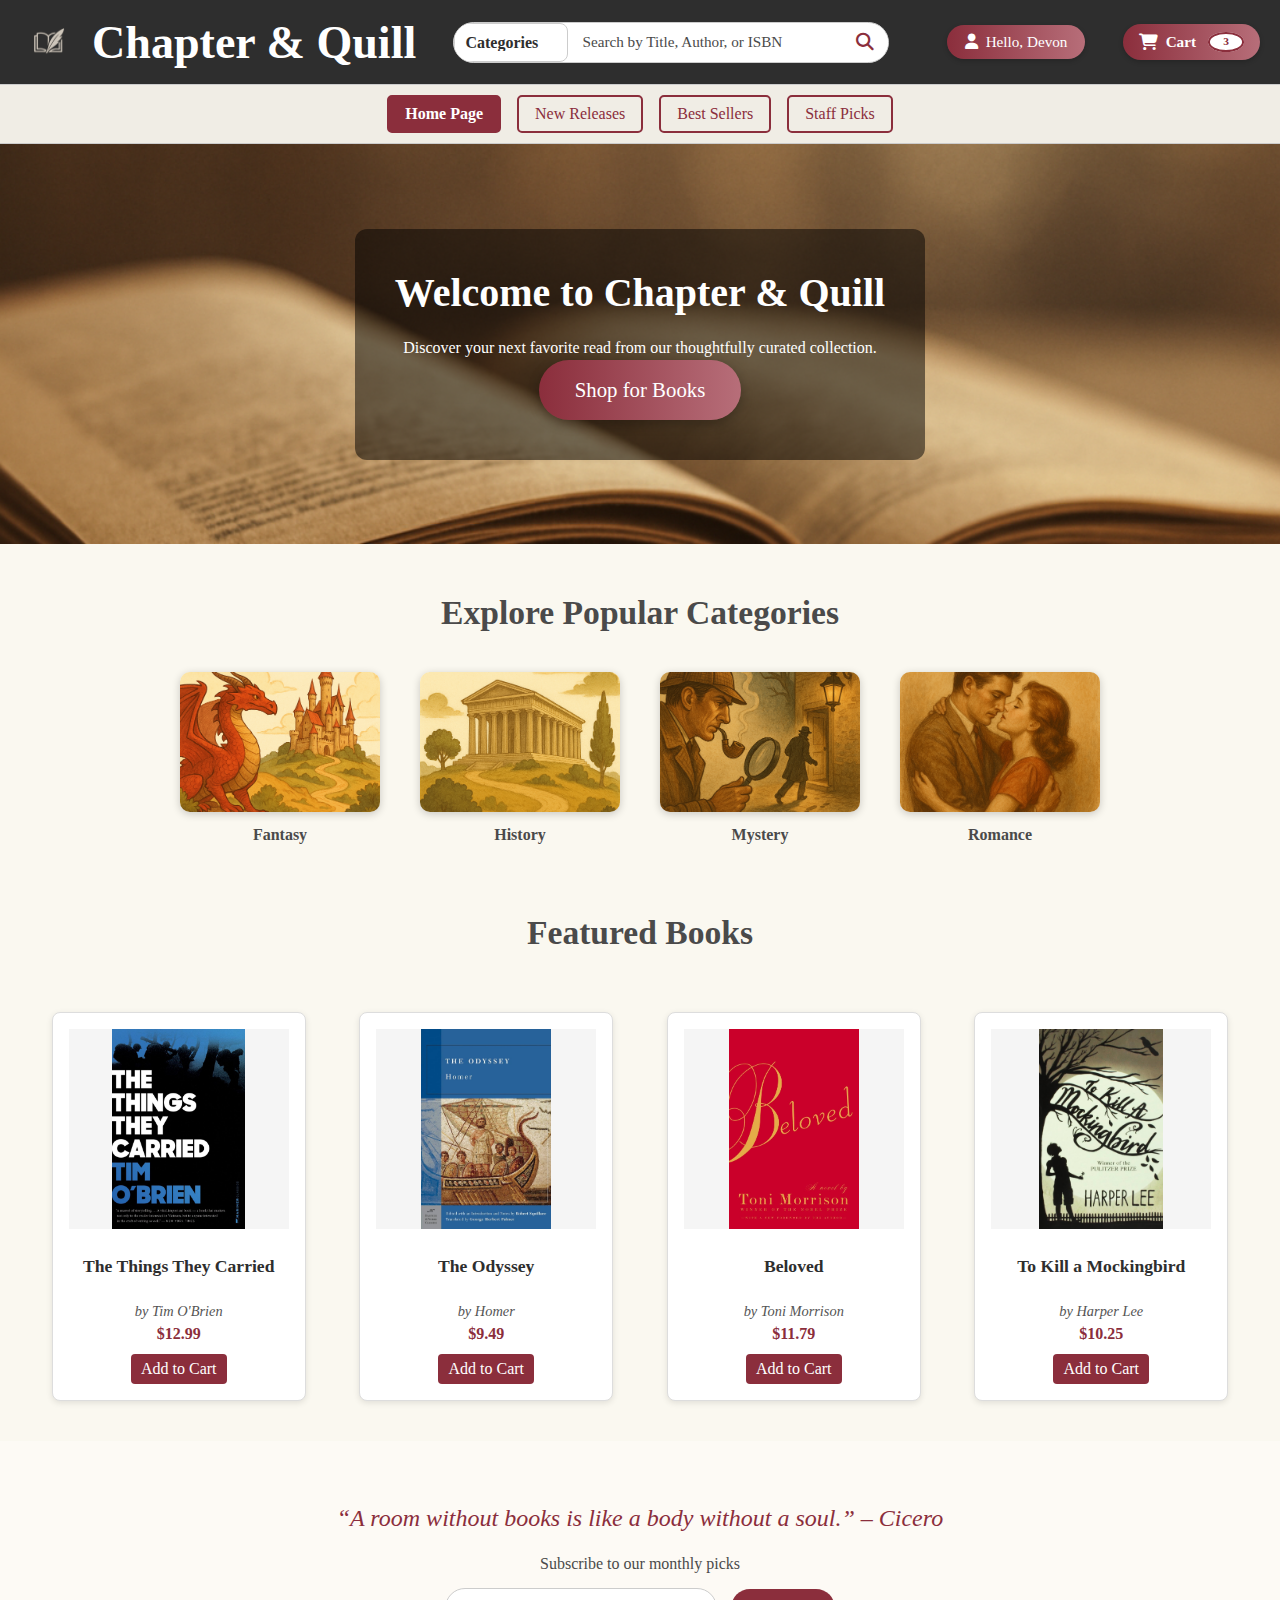
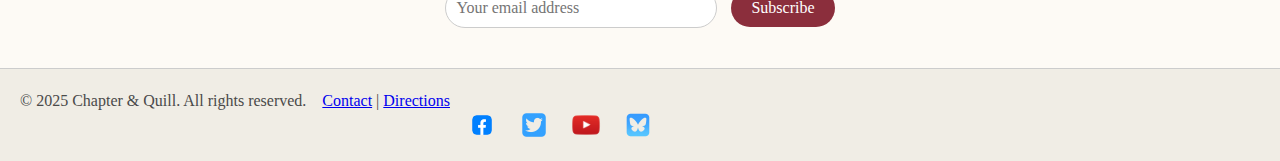
<file: index.html>
<!DOCTYPE html>
<html lang="en">
<head>
  <meta charset="utf-8" />
  <title>Chapter &amp; Quill - Welcome</title>
  <link href="css/style.css" rel="stylesheet" />
  <link href="https://cdnjs.cloudflare.com/ajax/libs/font-awesome/6.5.0/css/all.min.css" rel="stylesheet" />
  <style>
    .hero {
      background: url('images/site/hero_book.png') no-repeat center center/cover;
      height: 400px;
      display: flex;
      align-items: center;
      justify-content: center;
      text-align: center;
      color: white;
      font-family: Georgia, serif;
      position: relative;
    }

    .hero-overlay {
      background: rgba(0, 0, 0, 0.5);
      padding: 40px;
      border-radius: 12px;
    }

    .hero h1 {
      font-size: 2.5em;
      margin-bottom: 20px;
    }

    .cta-button {
      background: linear-gradient(to right, #8B2E3C, #B76E79);
      color: white;
      padding: 18px 36px;
      font-size: 1.3em;
      border: none;
      border-radius: 40px;
      cursor: pointer;
      font-family: Georgia, serif;
      transition: background 0.3s, transform 0.2s;
      box-shadow: 0 4px 12px rgba(0, 0, 0, 0.25);
    }

    .cta-button:hover {
      background: linear-gradient(to right, #B76E79, #8B2E3C);
      transform: scale(1.05);
    }

    .section-heading {
      text-align: center;
      font-size: 2.1em;
      margin: 50px 0 20px;
      font-family: Georgia, serif;
    }

    .image-grid {
      display: flex;
      justify-content: center;
      gap: 40px;
      flex-wrap: wrap;
      padding: 20px 40px;
    }

    .image-box {
      width: 200px;
      text-align: center;
      font-family: Georgia, serif;
    }

    .image-box img {
      width: 100%;
      height: 140px;
      object-fit: cover;
      border-radius: 10px;
      box-shadow: 0 2px 8px rgba(0, 0, 0, 0.2);
    }

    .image-box span {
      display: block;
      margin-top: 10px;
      font-weight: bold;
      color: #4A4A4A;
    }

    html, body {
      height: 100%;
      margin: 0;
      display: flex;
      flex-direction: column;
    }

    main {
      flex: 1;
    }

    .social-icons {
      display: flex;
      justify-content: center;
      align-items: center;
      gap: 20px;
      margin-top: 20px;
    }

    .social-icons a {
      display: inline-block;
      width: 32px;
      height: 32px;
    }

    .social-icons img {
      width: 100%;
      height: 100%;
      object-fit: contain;
      display: block;
    }
  </style>
</head>
<body>
  <main>
    <header>
      <div class="logo" style="display:flex; align-items:center; gap:12px;">
        <img alt="Logo" src="images/site/logo.png" style="height:60px;" />
        <span style="font-size:1.8em;">Chapter &amp; Quill</span>
      </div>

      <div class="search-box">
        <form action="category.html" method="get" class="category-select">
          <select name="category" required onchange="this.form.submit()">
            <option value="" selected disabled hidden>Categories</option>
            <option value="Fantasy">Fantasy</option>
            <option value="History">History</option>
            <option value="Mystery">Mystery</option>
            <option value="Romance">Romance</option>
            <option value="New Releases">New Releases</option>
            <option value="Best Sellers">Best Sellers</option>
            <option value="Staff Picks">Staff Picks</option>
          </select>
        </form>

        <input placeholder="Search by Title, Author, or ISBN" type="text" />
        <button class="search-button">
          <i class="fas fa-search"></i>
        </button>
      </div>

      <div class="auth-button">
        <button>
          <i class="fas fa-user"></i>
          Hello, Devon
        </button>
      </div>

      <div class="cart-button">
        <i class="fas fa-shopping-cart"></i>
        <span class="cart-label">Cart</span>
        <span class="cart-count">3</span>
      </div>

      <input id="hamburger-toggle" type="checkbox" />
      <label class="hamburger" for="hamburger-toggle">
        <i class="fas fa-bars"></i>
      </label>

      <div class="hamburger-menu">
        <ul>
          <li><a href="index.html">Home</a></li>
          <li><a href="category.html">Categories</a></li>
          <li><a href="#">Contact</a></li>
          <li><a href="#">Account</a></li>
        </ul>
      </div>
    </header>

    <nav class="category-nav">
      <button class="category-button active">Home Page</button>
      <button class="category-button">New Releases</button>
      <button class="category-button">Best Sellers</button>
      <button class="category-button">Staff Picks</button>
    </nav>

    <section class="hero">
      <div class="hero-overlay">
        <h1>Welcome to Chapter &amp; Quill</h1>
        <p>Discover your next favorite read from our thoughtfully curated collection.</p>
        <button class="cta-button" onclick="location.href='category.html'">Shop for Books</button>
      </div>
    </section>

    <h2 class="section-heading">Explore Popular Categories</h2>
    <div class="image-grid">
      <div class="image-box">
        <img alt="Fantasy" src="images/categories/Fantasy.png" />
        <span>Fantasy</span>
      </div>
      <div class="image-box">
        <img alt="History" src="images/categories/History.png" />
        <span>History</span>
      </div>
      <div class="image-box">
        <img alt="Mystery" src="images/categories/Mystery.png" />
        <span>Mystery</span>
      </div>
      <div class="image-box">
        <img alt="Romance" src="images/categories/Romance.png" />
        <span>Romance</span>
      </div>
    </div>

    <h2 class="section-heading">Featured Books</h2>
    <div class="book-grid">
      <div class="book-box">
        <img alt="Book 1" src="images/books/Things_They_Carried.jpg" />
        <h4>The Things They Carried</h4>
        <p>by Tim O'Brien</p>
        <p class="price">$12.99</p>
        <button class="btn add-cart">Add to Cart</button>
      </div>
      <div class="book-box">
        <img alt="Book 2" src="images/books/Oddessy.jpg" />
        <h4>The Odyssey</h4>
        <p>by Homer</p>
        <p class="price">$9.49</p>
        <button class="btn add-cart">Add to Cart</button>
      </div>
      <div class="book-box">
        <img alt="Book 3" src="images/books/Beloved.jpg" />
        <h4>Beloved</h4>
        <p>by Toni Morrison</p>
        <p class="price">$11.79</p>
        <button class="btn add-cart">Add to Cart</button>
      </div>
      <div class="book-box">
        <img alt="Book 4" src="images/books/To_Kill_A_Mockinbird.jpg" />
        <h4>To Kill a Mockingbird</h4>
        <p>by Harper Lee</p>
        <p class="price">$10.25</p>
        <button class="btn add-cart">Add to Cart</button>
      </div>
    </div>

    <section style="text-align:center; padding:40px 20px; background:#fdfaf5; font-family:Georgia, serif;">
      <blockquote style="font-size:1.5em; font-style:italic; color:#8B2E3C; margin-bottom:20px;">
        “A room without books is like a body without a soul.” – Cicero
      </blockquote>
      <p style="margin-bottom:12px; font-size:1em;">Subscribe to our monthly picks</p>
      <input placeholder="Your email address" type="email" style="padding:10px; width:250px; border-radius:25px; border:1px solid #ccc;" />
      <button style="padding:10px 20px; border:none; border-radius:25px; background:#8B2E3C; color:white; margin-left:10px;">Subscribe</button>
    </section>
  </main>

  <footer style="background:#f0ede5; text-align:center; padding:20px; font-family:Georgia, serif; border-top:1px solid #ccc;">
    <p>&copy; 2025 Chapter &amp; Quill. All rights reserved.</p>
    <p>
      <a href="contact_page.html">Contact</a> |
      <a href="directions_page.html">Directions</a>
    </p>
    <div class="social-icons">
      <a href="https://www.facebook.com" target="_blank">
        <img src="images/social/Facebook.png" alt="Facebook" />
      </a>
      <a href="https://www.twitter.com" target="_blank">
        <img src="images/social/Twitter.png" alt="Twitter" />
      </a>
      <a href="https://www.youtube.com" target="_blank">
        <img src="images/social/YouTube.png" alt="YouTube" />
      </a>
      <a href="https://bsky.app" target="_blank">
        <img src="images/social/Bluesky.png" alt="Bluesky" />
      </a>
    </div>
  </footer>
</body>
</html>
</file>
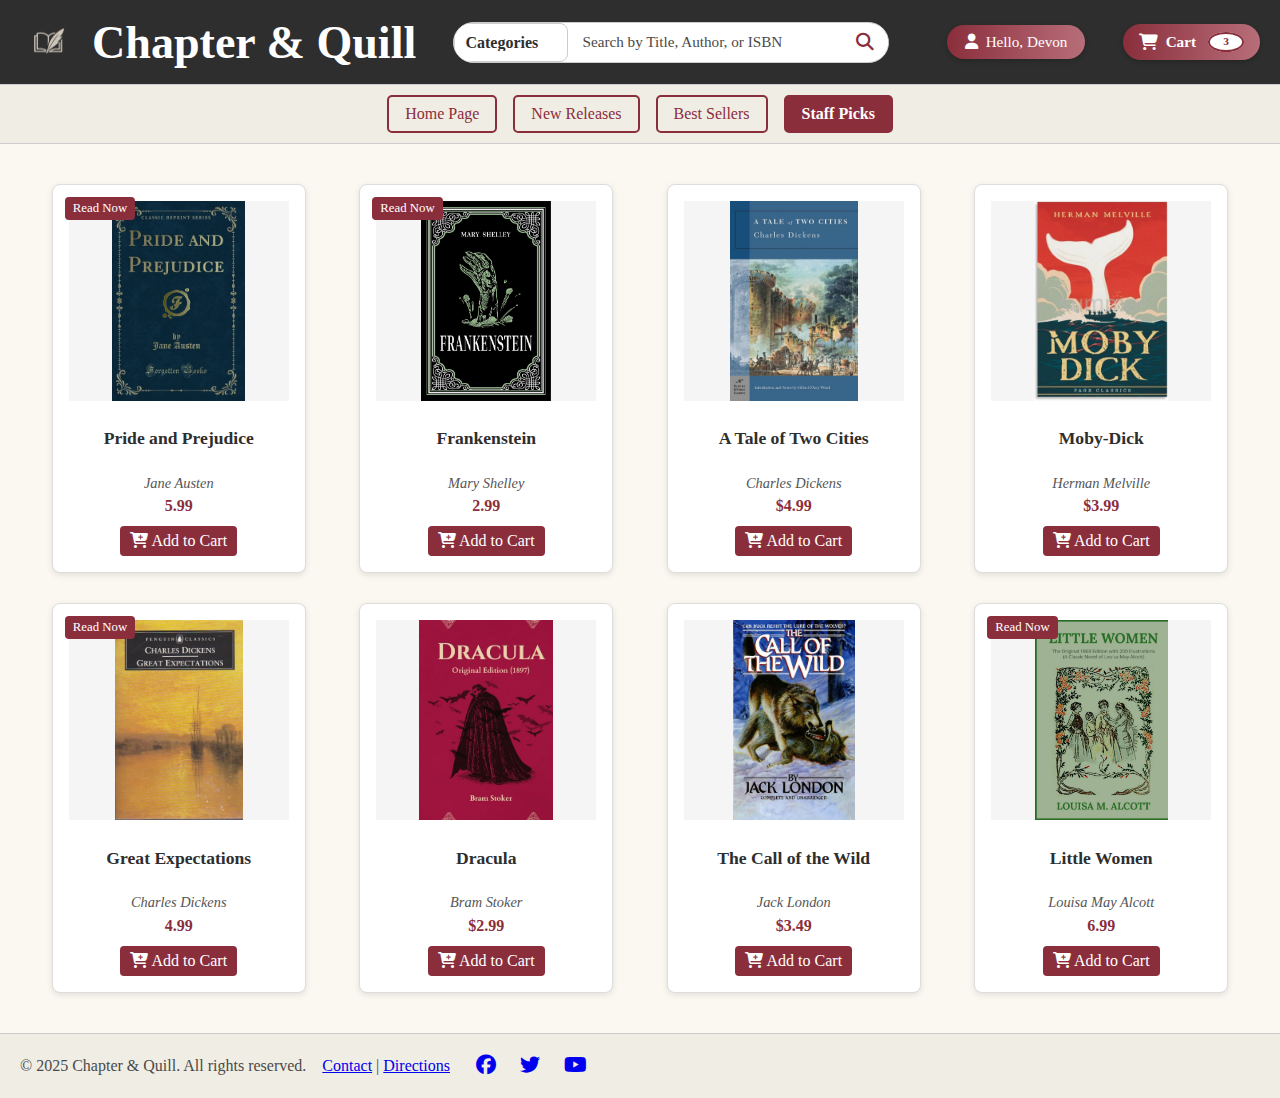
<file: category.html>
<!DOCTYPE html>
<html lang="en">
<head>
  <meta charset="utf-8" />
  <title>Chapter &amp; Quill - Staff Picks</title>
  <link href="css/style.css" rel="stylesheet" />
  <link href="https://cdnjs.cloudflare.com/ajax/libs/font-awesome/6.5.0/css/all.min.css" rel="stylesheet" />
</head>
<body>
  <header>
      <div class="logo" style="display:flex; align-items:center; gap:12px;">
        <img alt="Logo" src="images/site/logo.png" style="height:60px;" />
        <span style="font-size:1.8em;">Chapter &amp; Quill</span>
      </div>

      <div class="search-box">
        <form action="category.html" method="get" class="category-select">
          <select name="category" required onchange="this.form.submit()">
            <option value="" selected disabled hidden>Categories</option>
            <option value="Fantasy">Fantasy</option>
            <option value="History">History</option>
            <option value="Mystery">Mystery</option>
            <option value="Romance">Romance</option>
            <option value="New Releases">New Releases</option>
            <option value="Best Sellers">Best Sellers</option>
            <option value="Staff Picks">Staff Picks</option>
          </select>
        </form>

        <input placeholder="Search by Title, Author, or ISBN" type="text" />
        <button class="search-button">
          <i class="fas fa-search"></i>
        </button>
      </div>

      <div class="auth-button">
        <button>
          <i class="fas fa-user"></i>
          Hello, Devon
        </button>
      </div>

      <div class="cart-button">
        <i class="fas fa-shopping-cart"></i>
        <span class="cart-label">Cart</span>
        <span class="cart-count">3</span>
      </div>

      <input id="hamburger-toggle" type="checkbox" />
      <label class="hamburger" for="hamburger-toggle">
        <i class="fas fa-bars"></i>
      </label>

      <div class="hamburger-menu">
        <ul>
          <li><a href="index.html">Home</a></li>
          <li><a href="category.html">Categories</a></li>
          <li><a href="#">Contact</a></li>
          <li><a href="#">Account</a></li>
        </ul>
      </div>
    </header>

  <nav class="category-nav">
    <button class="category-button">Home Page</button>
    <button class="category-button">New Releases</button>
    <button class="category-button">Best Sellers</button>
    <button class="category-button active">Staff Picks</button>
  </nav>

  <main>
    <section class="book-grid">
      <div class="book-box">
        <a class="read-now" href="#">Read Now</a>
        <img alt="Pride and Prejudice" src="images/books/Pride_And_Prejudice.jpg" />
        <h4>Pride and Prejudice</h4>
        <p>Jane Austen</p>
        <p class="price">5.99</p>
        <button class="btn add-cart"><i class="fas fa-cart-plus"></i> Add to Cart</button>
      </div>

      <div class="book-box">
        <a class="read-now" href="#">Read Now</a>
        <img alt="Frankenstein" src="images/books/Frankenstein.jpg" />
        <h4>Frankenstein</h4>
        <p>Mary Shelley</p>
        <p class="price">2.99</p>
        <button class="btn add-cart"><i class="fas fa-cart-plus"></i> Add to Cart</button>
      </div>

      <div class="book-box">
        <img alt="A Tale of Two Cities" src="images/books/Two_Cities.jpg" />
        <h4>A Tale of Two Cities</h4>
        <p>Charles Dickens</p>
        <p class="price">$4.99</p>
        <button class="btn add-cart"><i class="fas fa-cart-plus"></i> Add to Cart</button>
      </div>

      <div class="book-box">
        <img alt="Moby-Dick" src="images/books/Moby_Dick.jpg" />
        <h4>Moby-Dick</h4>
        <p>Herman Melville</p>
        <p class="price">$3.99</p>
        <button class="btn add-cart"><i class="fas fa-cart-plus"></i> Add to Cart</button>
      </div>

      <div class="book-box">
        <a class="read-now" href="#">Read Now</a>
        <img alt="Great Expectations" src="images/books/Great_Expectations.jpg" />
        <h4>Great Expectations</h4>
        <p>Charles Dickens</p>
        <p class="price">4.99</p>
        <button class="btn add-cart"><i class="fas fa-cart-plus"></i> Add to Cart</button>
      </div>

      <div class="book-box">
        <img alt="Dracula" src="images/books/Dracula.jpg" />
        <h4>Dracula</h4>
        <p>Bram Stoker</p>
        <p class="price">$2.99</p>
        <button class="btn add-cart"><i class="fas fa-cart-plus"></i> Add to Cart</button>
      </div>

      <div class="book-box">
        <img alt="The Call of the Wild" src="images/books/Call_Of_The_Wild.jpg" />
        <h4>The Call of the Wild</h4>
        <p>Jack London</p>
        <p class="price">$3.49</p>
        <button class="btn add-cart"><i class="fas fa-cart-plus"></i> Add to Cart</button>
      </div>

      <div class="book-box">
        <a class="read-now" href="#">Read Now</a>
        <img alt="Little Women" src="images/books/Little_Women.jpg" />
        <h4>Little Women</h4>
        <p>Louisa May Alcott</p>
        <p class="price">6.99</p>
        <button class="btn add-cart"><i class="fas fa-cart-plus"></i> Add to Cart</button>
      </div>
    </section>
  </main>

  <footer style="background:#f0ede5; text-align:center; padding:20px; font-family:Georgia, serif; border-top:1px solid #ccc;">
    <p>© 2025 Chapter &amp; Quill. All rights reserved.</p>
    <p>
      <a href="contact_page.html">Contact</a> |
      <a href="directions_page.html">Directions</a>
    </p>
    <p>
      <a href="https://www.facebook.com" target="_blank"><i class="fab fa-facebook fa-lg" style="margin: 0 10px;"></i></a>
      <a href="https://www.twitter.com" target="_blank"><i class="fab fa-twitter fa-lg" style="margin: 0 10px;"></i></a>
      <a href="https://www.youtube.com" target="_blank"><i class="fab fa-youtube fa-lg" style="margin: 0 10px;"></i></a>
    </p>
  </footer>
</body>
</html>
</file>
<file: css/style.css>
body {
  font-family: 'Georgia', serif;
  margin: 0;
  background: #FAF8F0; /* Ivory */
  color: #4A4A4A; /* Slate Gray */
}

header {
  background: #2E2E2E; /* Deep Charcoal */
  color: white;
  display: flex;
  justify-content: space-between;
  align-items: center;
  padding: 12px 20px;
  position: relative;
}

.logo {
  font-size: 1.6em;
  font-weight: bold;
  font-family: 'Georgia', serif;
}

.categories-menu {
  position: relative;
}

.categories-btn {
  background: none;
  border: none;
  color: white;
  font-size: 1em;
  cursor: pointer;
  display: flex;
  align-items: center;
  gap: 6px;
  font-family: 'Georgia', serif;
}

.categories-menu:hover .dropdown {
  display: block;
}

.dropdown {
  position: absolute;
  top: 100%;
  left: 0;
  background: white;
  color: #4A4A4A;
  list-style: none;
  padding: 0;
  margin: 0;
  border: 1px solid #ccc;
  display: none;
  min-width: 160px;
  z-index: 99;
}

.dropdown li {
  padding: 12px 16px;
  font-size: 1em;
  font-weight: bold;
  color: #4A4A4A; /* dark charcoal */
}

.dropdown li:hover {
  background-color: #B76E79;
  color: #ffffff; /* white text on hover */
}


.dropdown li a {
  color: inherit;
  text-decoration: none;
}

/* Refined Search Box */
.search-box {
  position: relative;
  margin-right: 20px;
}

.search-box input {
  padding: 8px 40px 8px 14px;
  border-radius: 25px;
  border: 1px solid #ccc;
  background: white;
  font-family: 'Georgia', serif;
  font-size: 0.95em;
  transition: box-shadow 0.3s, border-color 0.3s;
}

.search-box input:focus {
  outline: none;
  border-color: #8B2E3C;
  box-shadow: 0 0 6px rgba(139, 46, 60, 0.3);
}

.search-box i {
  position: absolute;
  right: 14px;
  top: 50%;
  transform: translateY(-50%);
  color: #8B2E3C;
  font-size: 1em;
}

/* Elevated Auth Button */
.auth-button button {
  background: linear-gradient(to right, #8B2E3C, #B76E79);
  border: none;
  border-radius: 25px;
  padding: 8px 18px;
  color: white;
  cursor: pointer;
  font-family: 'Georgia', serif;
  font-size: 0.95em;
  display: flex;
  align-items: center;
  gap: 8px;
  transition: background 0.3s, transform 0.2s;
  box-shadow: 0 2px 5px rgba(0, 0, 0, 0.2);
}

.auth-button button:hover {
  background: linear-gradient(to right, #B76E79, #8B2E3C);
  transform: translateY(-1px);
}

.cart-button {
  display: flex;
  align-items: center;
  gap: 8px;
  background: linear-gradient(to right, #8B2E3C, #B76E79);
  color: white;
  padding: 8px 16px;
  border-radius: 25px;
  font-family: 'Georgia', serif;
  font-size: 0.95em;
  cursor: pointer;
  box-shadow: 0 2px 5px rgba(0, 0, 0, 0.2);
  transition: background 0.3s, transform 0.2s;
}

.cart-button:hover {
  background: linear-gradient(to right, #B76E79, #8B2E3C);
  transform: translateY(-1px);
}

.cart-button i {
  font-size: 1.1em;
}

.cart-label {
  font-weight: bold;
}

.cart-count {
  background: #FFFFFF;
  color: #8B2E3C;
  font-size: 0.75em;
  font-weight: bold;
  border-radius: 50%;
  padding: 4px 7px;
  line-height: 1;
  margin-left: 4px;
  box-shadow: 0 0 0 2px #8B2E3C inset;
  display: inline-block;
  min-width: 22px;
  text-align: center;
}


#hamburger-toggle {
  display: none;
}

.hamburger {
  font-size: 1.5em;
  cursor: pointer;
  display: none;
}

.hamburger-menu {
  display: none;
  position: absolute;
  top: 60px;
  right: 20px;
  background: white;
  color: #4A4A4A;
  border: 1px solid #ccc;
  padding: 10px;
  z-index: 100;
}

.hamburger-menu ul {
  list-style: none;
  padding: 0;
  margin: 0;
}

.hamburger-menu ul li {
  padding: 10px 0;
}

.hamburger-menu ul li a {
  text-decoration: none;
  color: inherit;
}

.hamburger-menu ul li:hover {
  background: #B76E79;
  color: white;
}

#hamburger-toggle:checked + .hamburger + .hamburger-menu {
  display: block;
}

.categories {
  display: flex;
  justify-content: center;
  flex-wrap: wrap;
  gap: 30px;
  margin: 40px 0;
}

.category-box {
  width: 200px;
  height: 150px;
  background: #E8E4DA; /* lighter parchment */
  display: flex;
  align-items: center;
  justify-content: center;
  font-weight: bold;
  font-size: 1.1em;
  border-radius: 8px;
  box-shadow: 0 2px 6px rgba(0, 0, 0, 0.2);
  transition: background 0.3s, color 0.3s;
  font-family: 'Georgia', serif;
  text-align: center;
  padding: 10px;
  color: #4A4A4A;
}

.category-box:hover {
  background: #B76E79; /* Rose Gold */
  color: white;
}

/* Responsive */
@media (max-width: 768px) {
  .categories-menu,
  .search-box,
  .auth-button,
  .cart-button {
    display: none;
  }

  .hamburger {
    display: block;
  }
}

.category-nav {
  display: flex;
  justify-content: center;
  background-color: #f0ede5;
  padding: 10px 0;
  border-top: 1px solid #ccc;
  border-bottom: 1px solid #ccc;
}

.category-button {
  background: none;
  border: 2px solid #8B2E3C;
  color: #8B2E3C;
  padding: 8px 16px;
  margin: 0 8px;
  cursor: pointer;
  border-radius: 5px;
  font-family: Georgia, serif;
  transition: background 0.3s;
}

.category-button:hover {
  background: #B76E79;
  color: white;
}

.category-button.active {
  background: #8B2E3C;
  color: white;
  font-weight: bold;
}

.book-grid {
      display: grid;
      grid-template-columns: repeat(4, 1fr);
      gap: 30px;
      padding: 40px;
      justify-items: center;
      justify-content: center;
    }
    

    .book-box {
      background: #fff;
      border: 1px solid #ddd;
      border-radius: 8px;
      padding: 16px;
      width: 220px;
      box-shadow: 0 2px 6px rgba(0, 0, 0, 0.1);
      text-align: center;
      position: relative;
    }

    .book-box img {
      width: 100%;
      height: 200px;
      object-fit: contain;
      background: #f5f5f5; /* optional: add background to fill space */
}


    .read-now {
      position: absolute;
      top: 12px;
      left: 12px;
      background: #8B2E3C;
      color: white;
      padding: 4px 8px;
      font-size: 0.8em;
      border-radius: 4px;
      text-decoration: none;
    }

    .book-box h4 {
      font-size: 1.1em;
      font-weight: bold;
      color: #2E2E2E;
    }

    .book-box p:not(.price) {
      font-size: 0.9em;
      font-style: italic;
      color: #555;
    }

    .book-box .price {
      font-weight: bold;
      color: #8B2E3C;
      font-size: 1em;
    }


    .book-box .btn {
      margin-top: 8px;
      padding: 6px 10px;
      border: none;
      border-radius: 4px;
      cursor: pointer;
      font-family: Georgia, serif;
    }

    .book-box .add-cart {
      background: #8B2E3C;
      color: white;
    }

    .book-box .add-cart:hover {
      background: #B76E79;
    }


/* Category Dropdown with Search */
.search-box {
  display: flex;
  align-items: center;
  background: white;
  border-radius: 25px;
  overflow: hidden;
  border: 1px solid #ccc;
  padding: 0;
}

.category-select {
  position: relative;
  display: inline-block;
}

.category-select select {
  background-color: white;
  color: #2E2E2E;
  font-family: Georgia, serif;
  font-size: 1em;
  font-weight: bold;
  padding: 10px;
  border: 1px solid #ccc;
  border-radius: 8px;
  appearance: none;
  -webkit-appearance: none;
  -moz-appearance: none;
  cursor: pointer;
}

.category-select select:hover {
  cursor: pointer;
}

.search-box input {
  padding: 8px 14px;
  color: #4A4A4A;
  border: none;
  font-family: Georgia, serif;
  font-size: 0.95em;
  flex: 1;
  min-width: 260px;
}

.search-box input::placeholder {
  color: #4A4A4A; /* or white if background is dark */
  opacity: 1;
}


.search-button {
  background: white;
  color: white;
  padding: 8px 16px;
  border: none;
  outline: none;
  box-shadow: none;
  cursor: pointer;
  height: 100%;
}

.search-button:focus,
.search-button:active {
  outline: none;
  box-shadow: none;
}


.search-button i {
  font-size: 1.1em;
}


/* === Merged from global.css === */


* GOOGLE FONTS */

@import url("https://fonts.googleapis.com/css?family=Proza+Libre");
@import url("https://fonts.googleapis.com/css2?family=Roboto:ital,wght@0,400;0,700;1,400;1,700&display=swap");

/* CUSTOM PROPERTIES */

/*
  The :root selector matches the document's root element.
  In HTML, the root element is always html. By convention,
  custom properties are always defined in :root (not in html).
*/
:root {
  --title-font-family: "Proza Libre", serif;
  --default-font-family: "Roboto", sans-serif;
  /* 
    16px is the default font size set by browswers in the html tag.
    This should never be changed so that vision-impared users can override it.
    Therefore, 1rem (root em) is the width of an em-dash at 16px.
    If you want a differnt default size for your site, change it in the body tag.
    For example, if you want 20px, then set the size to 20/16 = 1.25rem.
  */
  --defatul-font-size: 1.25rem;
  --default-text-color: #111;
  --neutral-color: #4e4e4e;

  --primary-color: dodgerblue;
  --primary-color-dark: darkblue;
  --primary-background-color: whitesmoke;
  --secondary-background-color: burlywood;
  --card-background-color: navajowhite;
}
* RESET */

/*
  In CSS, margins can be a pain to work with. One of the reasons for this
  is that top and bottom margins collapse into one another. For example,
  if you have one paragraph following another and they both have top
  and bottom margins of 1em, the space between them will be... 1em.
  It will not be 2em as you might think. To get around this odd behavior,
  many developers choose to set all margins on paragrph elements to 0
  and fix problems as they arise.  
*/
h1,
h2,
h3,
p {
  margin: 0;
}
* For large text sizes, you typically want to decrease your line height. */
h1,
h2,
h3 {
  line-height: 1;
}
* For small text sizes, you typically want to increase your line height. */
p {
  line-height: 1.5;
}
* Get rid of styling (numbers, bullets, and spacing) for lists. */
ol,
ul {
  list-style: none;
  padding: 0;
  margin: 0;
}
*
  By default, a width refers to the width of the content box.
  This causes unexpected behavior in many situations. The following
  rull makes width refer to the width of the border box.
  See the box model (content/padding/border/margin) for details.
*/
* {
  box-sizing: border-box;
}
*
  This rule ensures that all images stretch to fit the width
  of the parent element, and all images start on a new line.
  A height of auto will ensure the aspect ratio is preserved.
*/
img {
  max-width: 100%;
  height: auto;
  display: block;
}
*
  In general, font properties of elements are inherited from
  the parent element, and layout properties of elements are NOT inherited
  from the parent element. An exception to this convention involves elements
  that are associated with forms (like button and input). This rule fixes
  that oversight in the CSS specification, and ensures that form elements
  also inherit font properties from their parent element.

  For details, see https://www.youtube.com/watch?v=qKiz9gdJdr8&t=49s.
*/
button,
input,
optgroup,
select,
textarea {
  color: inherit;
  font: inherit;
  margin: 0;
}
* UTILITY CLASSES */

/*
  When you get rid of margins, everything is crammed together. For example,
  paragraphs will have no space between them, which is NOT good design.
  The following utility class gives a top margin of 1.25rem (20px)
  to all children inside a parent with class .flow-content,
  EXCEPT for the first child, which will NOT get a margin.
  That's because "elem + elem" means that the rule should be applied
  to the first elem only when it is followed by another elem.
*/
.flow-content > * + * {
  margin-top: 1rem;
}
*
  Giving various sections of your page this utility class
  will ensure a nice padding around the contents.
*/
.container {
  padding: 1rem;
}
*
  Sometimes it's nice to have a section where the foreground
  and background colors are (more-or-less) flipped for contrast.
  This utility class does that.
*/
.dark-background {
  background-color: var(--neutral-color);
  color: whitesmoke;
}
* LAYOUT */

/* These global font properties with be inherited by child elements. */
body {
  background: var(--primary-background-color);
  color: var(--default-text-color);
  font-family: var(--default-font-family);
  font-size: var(--default-font-size);
  margin: 0 auto;
  max-width: 70rem;
}
* BUTTONS */

/*
  These rules gives simplistic styles for buttons inside and outside of forms.
  A richer web site will likely have multiple styles that are defined
  by multiple classes. At a minimum, you might have class .primary-button
  and .secondary-button.
*/

.button,
.button:visited {
  display: inline-block;
  background: var(--primary-color);
  color: white;
  text-decoration: none;
  padding: 0.5em 1em;
  cursor: pointer;
}
* LINKS */

/*
  Some developers choose to make links look like buttons. Technically,
  links are things you click on that take you to another page, and buttons
  are things you click on that perform some action (like adding a product
  to the shopping cart), but the line has become somewhat blurred.
*/

a,
a:visited {
  color: var(--primary-color);
}
.flow-content,
  EXCEPT for the first child, which will NOT get a margin.
  That's because "elem + elem" means that the rule should be applied
  to the first elem only when it is followed by another elem.
*/
.flow-content > * + * {
  margin-top: 1rem;
}
.container {
  padding: 1rem;
}
.dark-background {
  background-color: var(--neutral-color);
  color: whitesmoke;
}
h1,
h2,
h3,
p {
  margin: 0;
}
p {
  line-height: 1.5;
}
ol,
ul {
  list-style: none;
  padding: 0;
  margin: 0;
}
button,
input,
optgroup,
select,
textarea {
  color: inherit;
  font: inherit;
  margin: 0;
}
button,
.button:visited {
  display: inline-block;
  background: var(--primary-color);
  color: white;
  text-decoration: none;
  padding: 0.5em 1em;
  cursor: pointer;
}


/* === Merged from app-footer.css === */


footer {
  background: var(--secondary-background-color);
  display: flex;
  gap: 1em;
}

.links,
.social-media-icons {
  display: flex;
  flex-direction: column;
}

.social-media-icons {
  text-align: center;
  gap: 0.25em;
}
</file>
